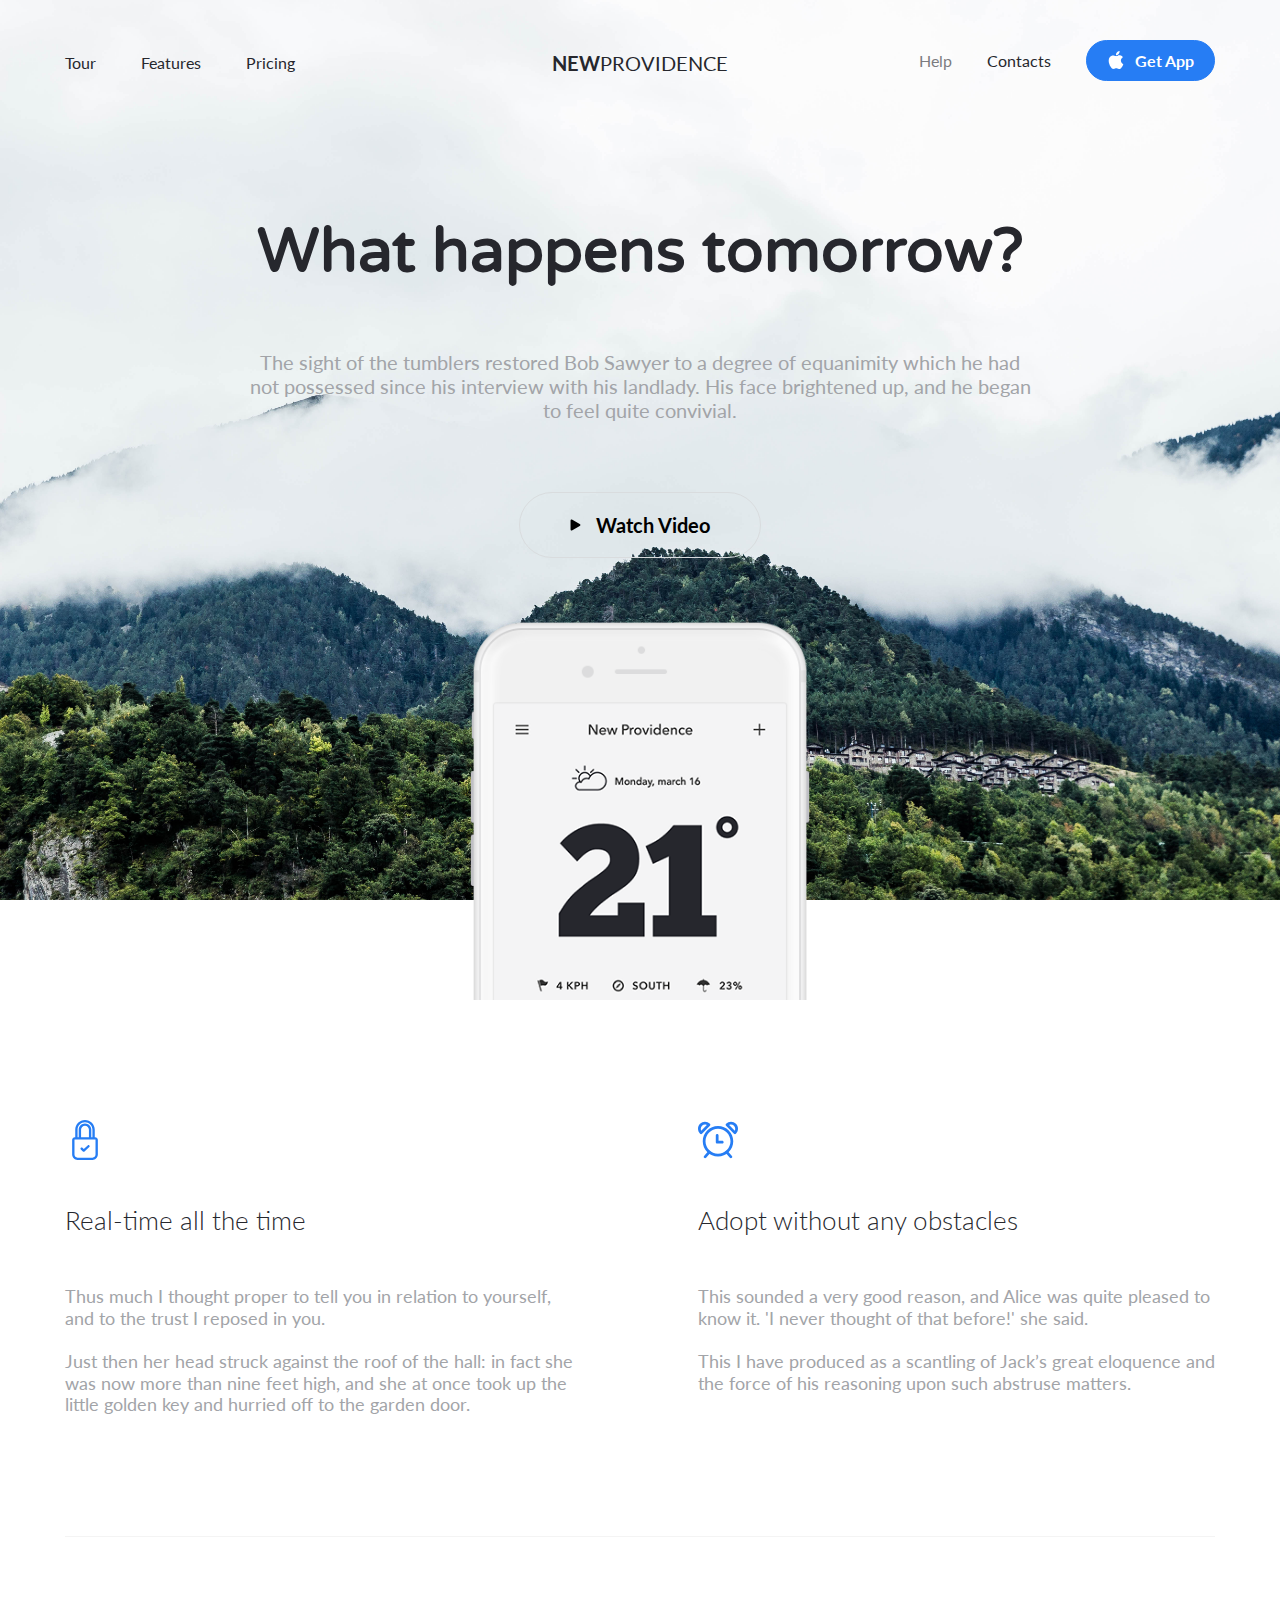
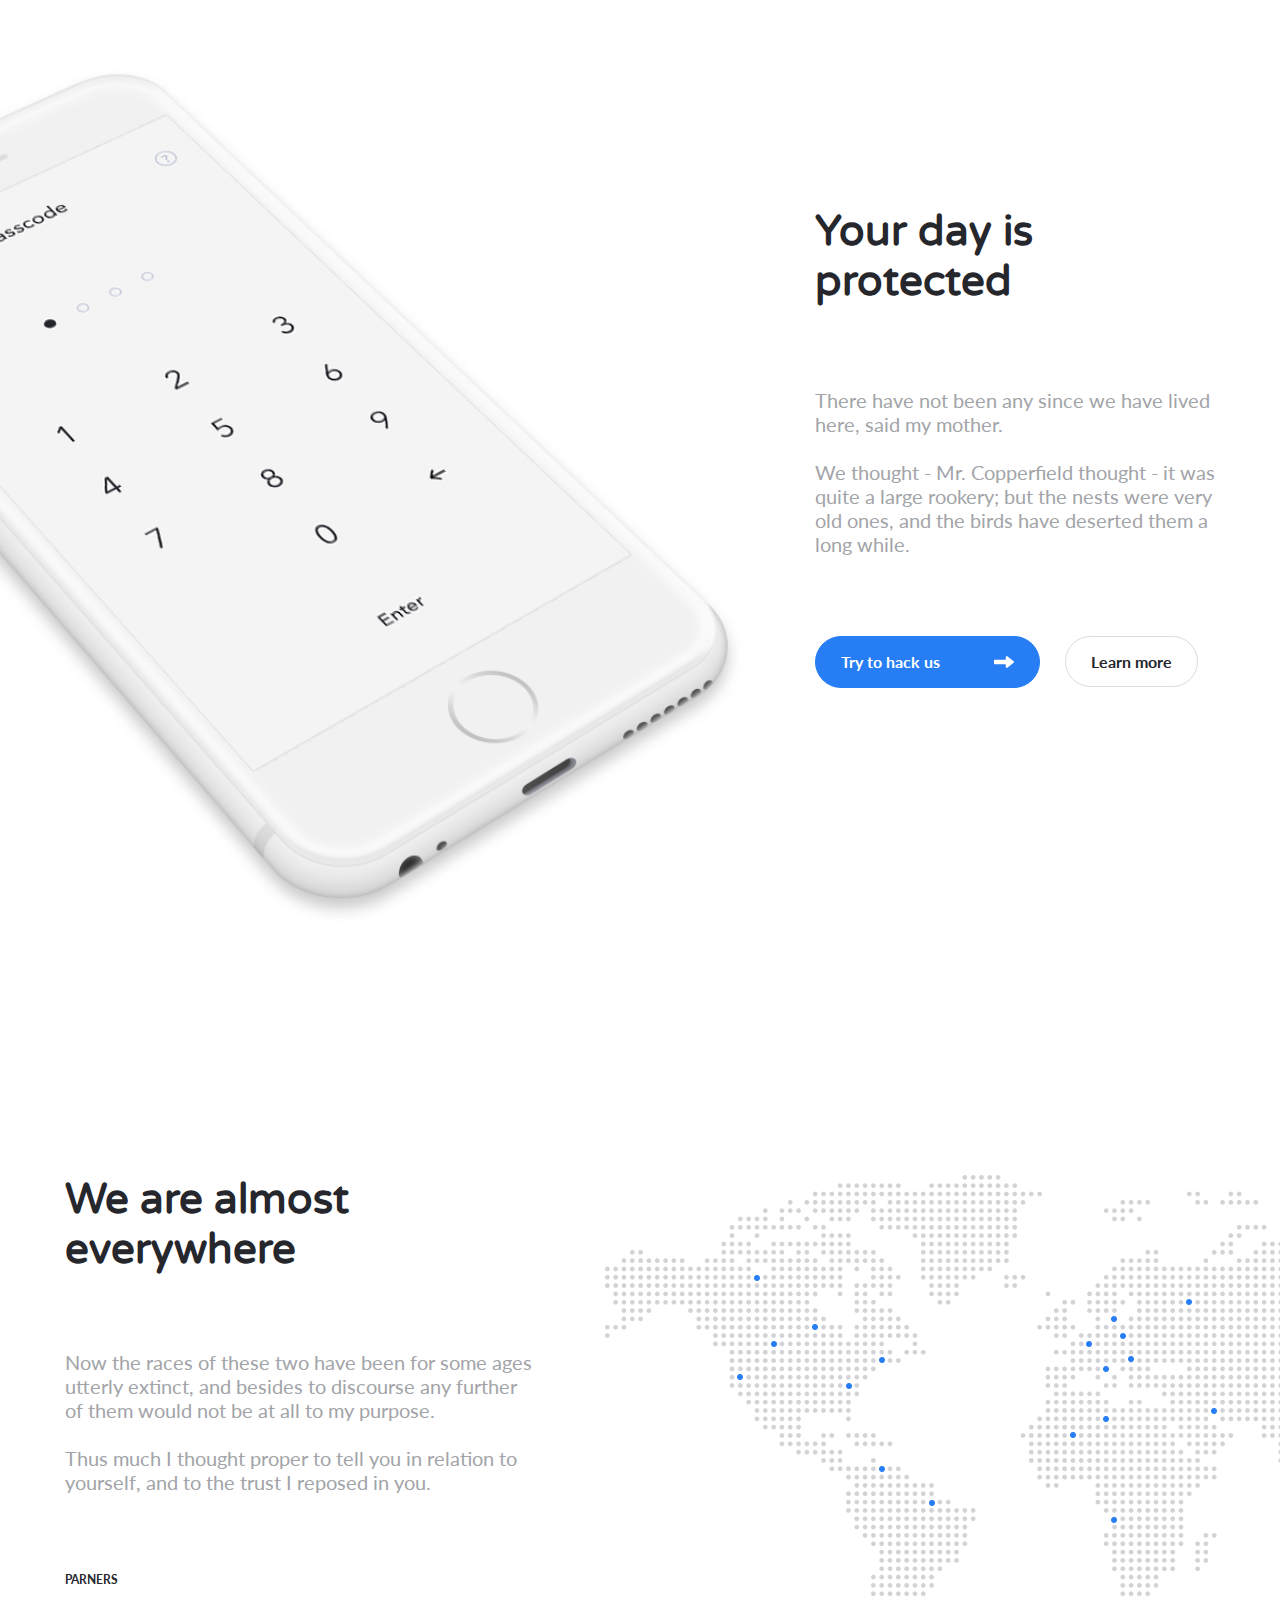
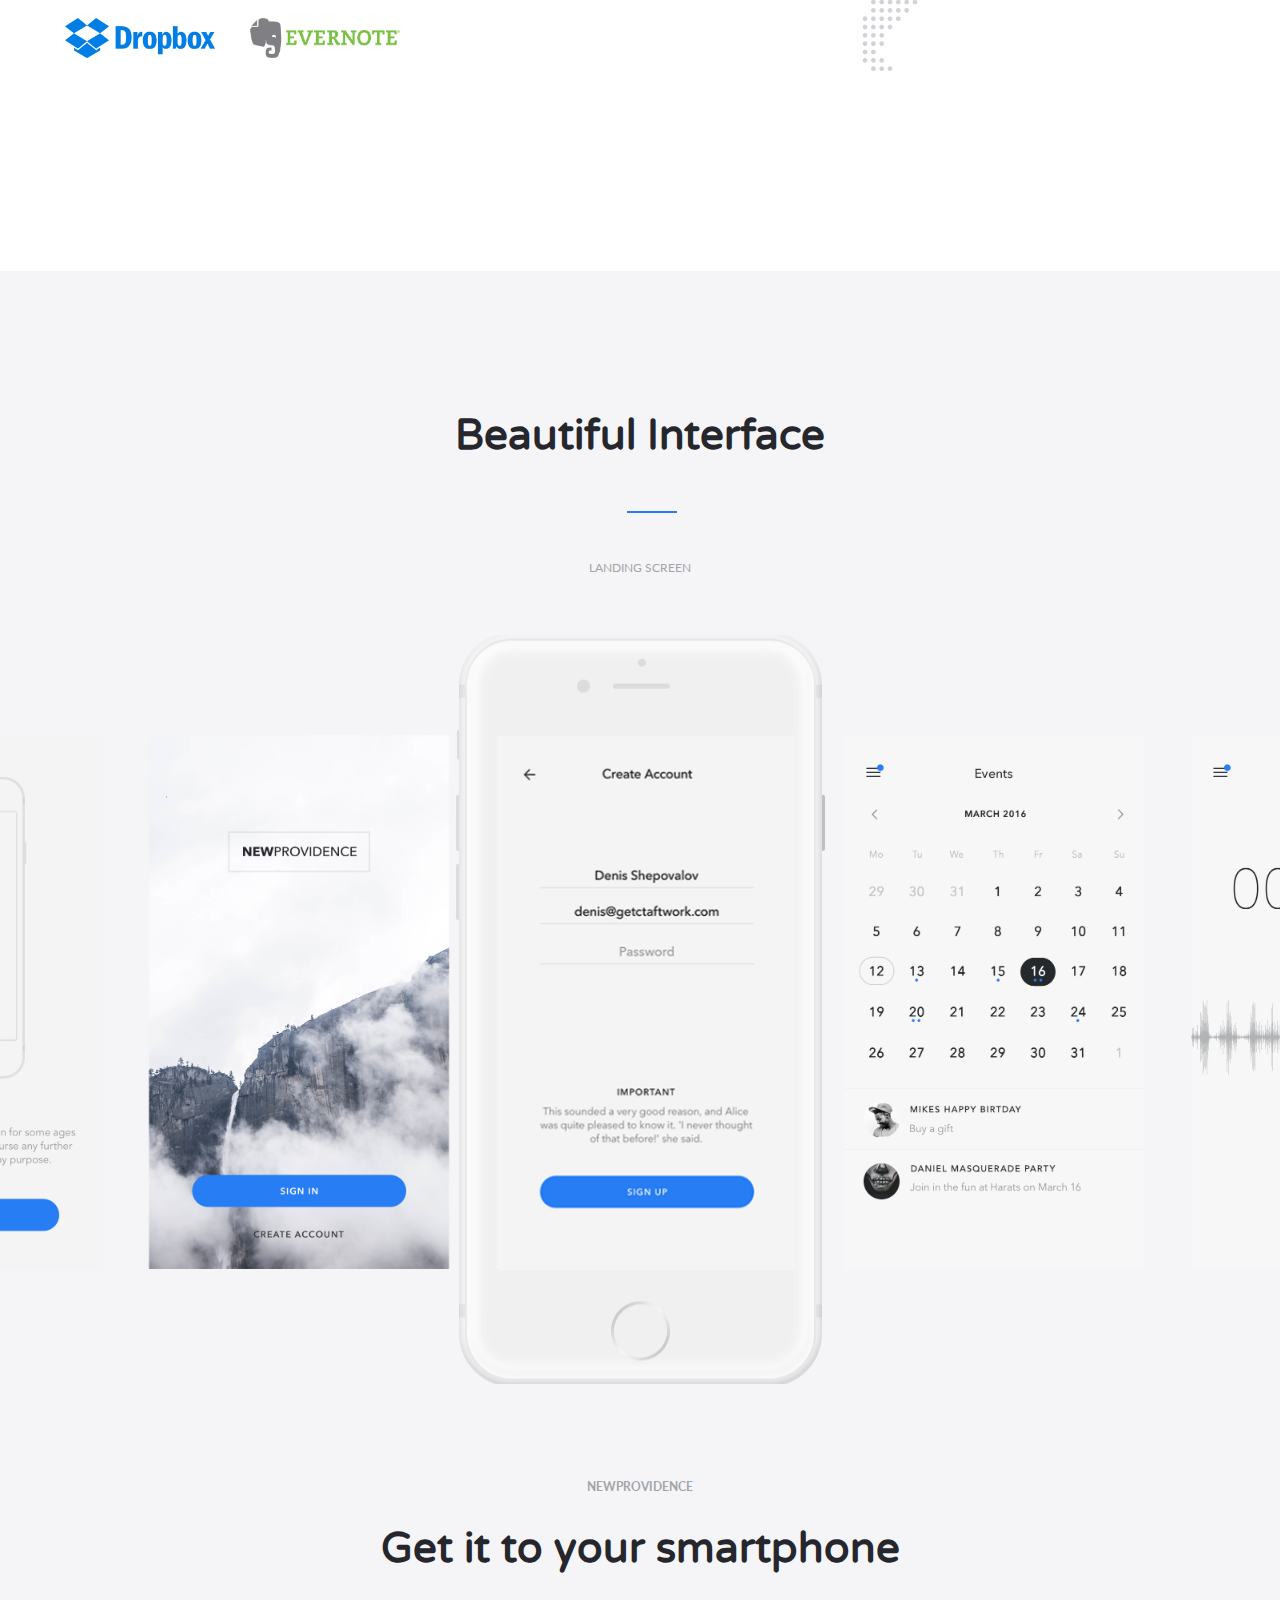
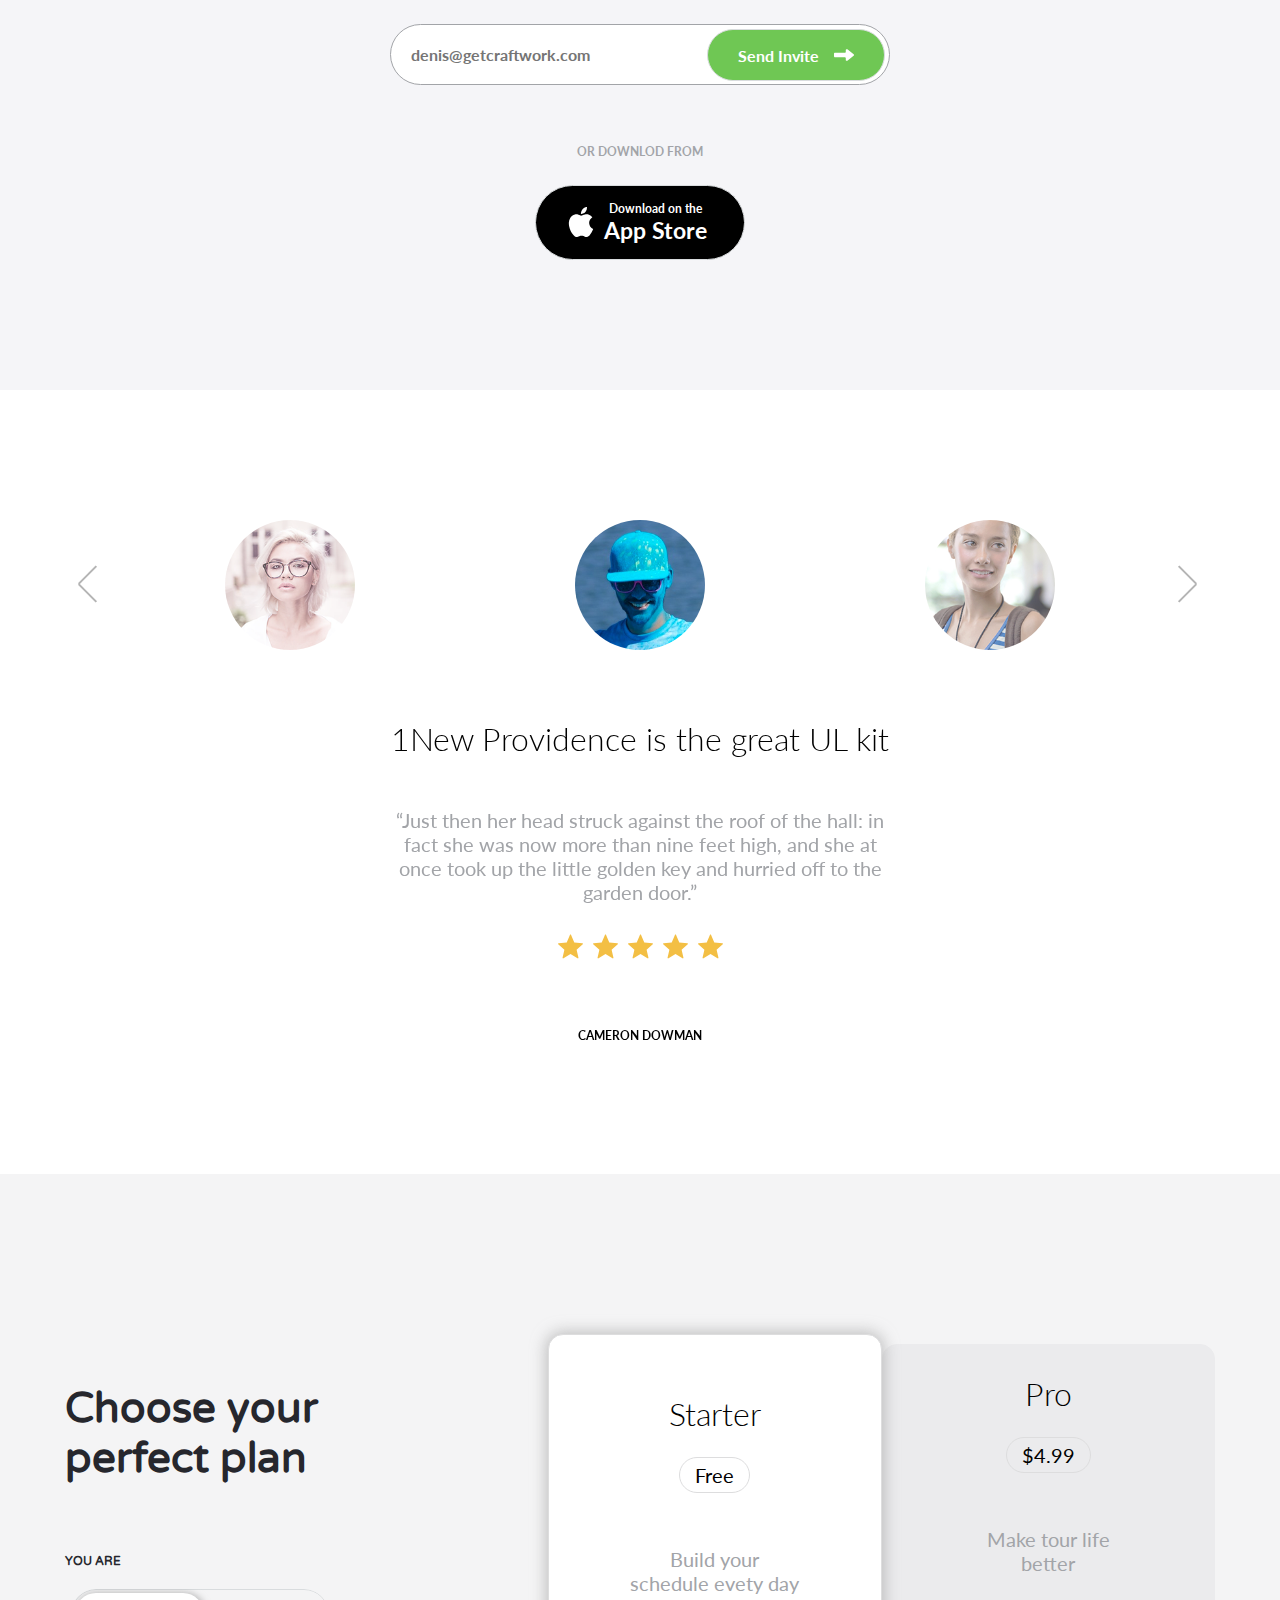
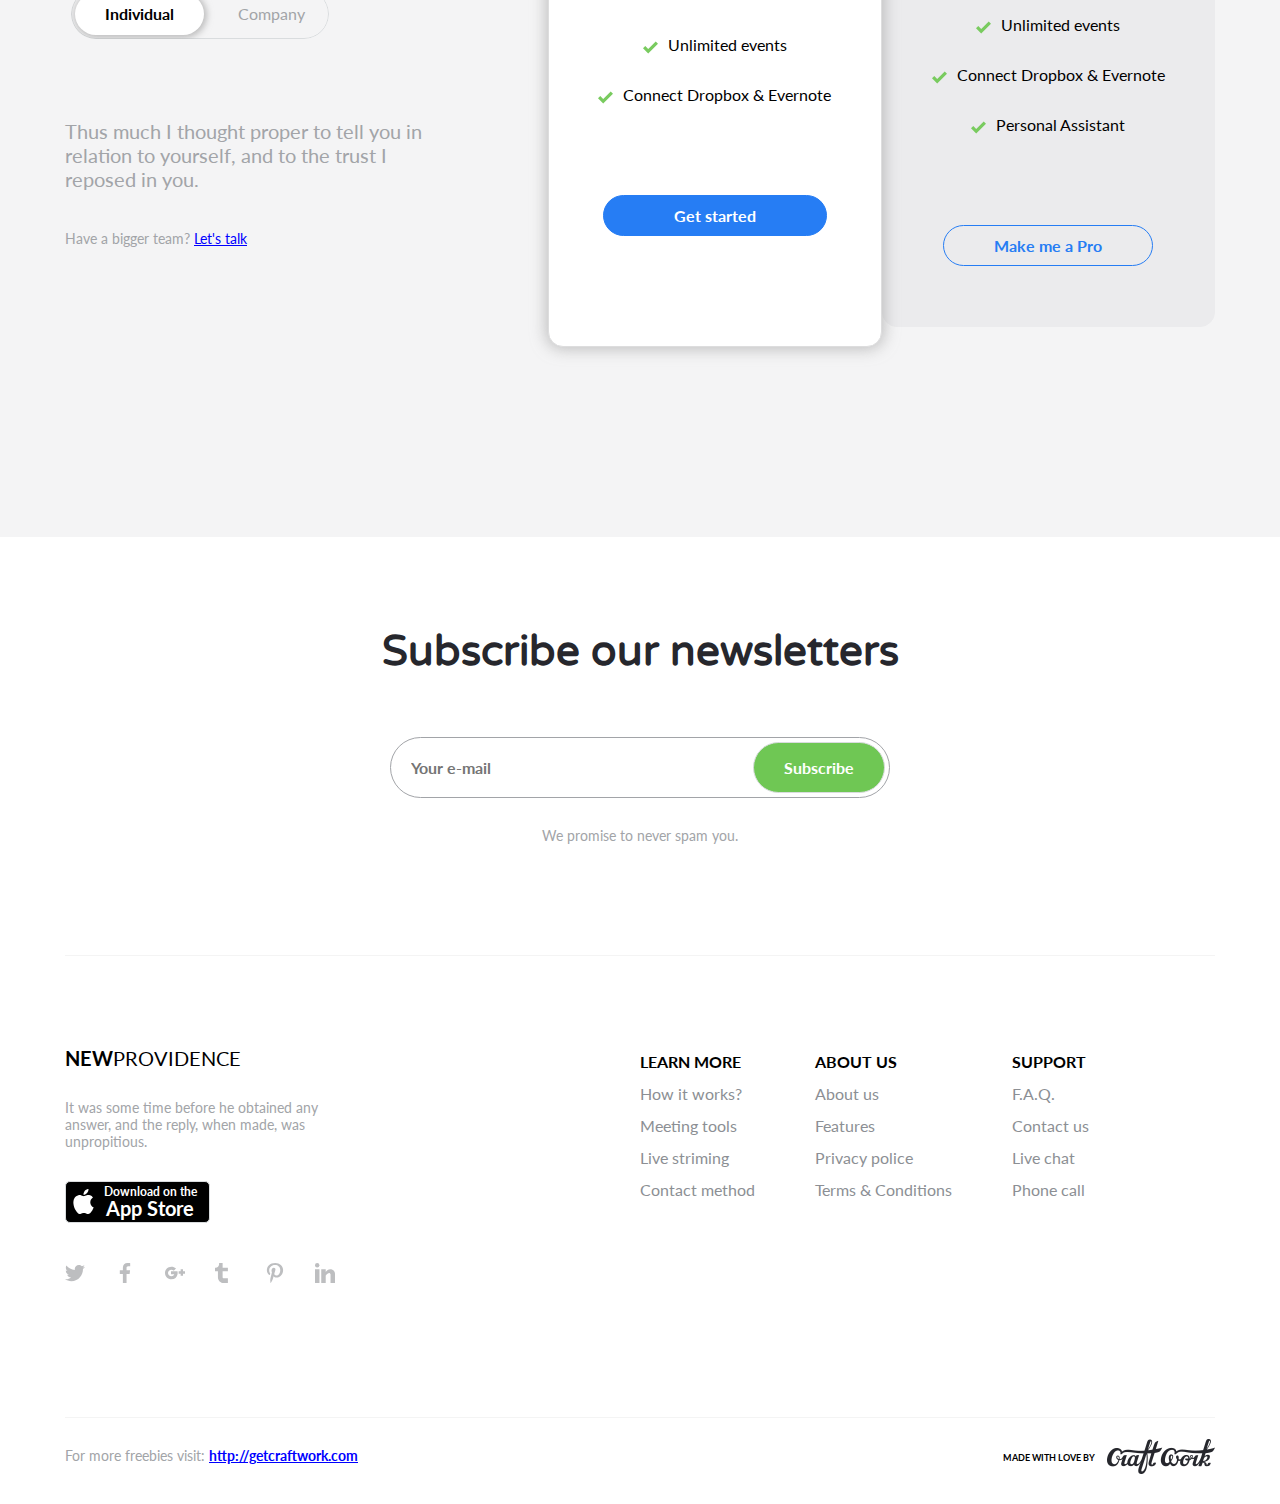
<file: project new/index.html>
<!DOCTYPE html>
<html lang="en">

<head>
	<meta charset="UTF-8">
	<meta name="viewport" content="width=device-width, initial-scale=1.0">
	<link rel="stylesheet" type="text/css" href="css/style.css">

	<link rel="stylesheet" href="libs/owlCarusel/assets/owl.carousel.min.css">
	<link rel="stylesheet" href="libs/owlCarusel/assets/owl.theme.default.css">

	<link rel="stylesheet" type="text/css" href="libs/slick-1.8.1/slick/slick.css">
</head>

<body>
	<header>
		<div class="container">
			<div class="header__inner">
				<div class="header-top" id="carousel3">
					<div class=" header__nav">
						<button class="header__nav-btn"><span class="header__nav-btn_span"></span></button>

						<div class="header__nav-itmes">
							<div class="header__nav-itmes_left" z>
								<a href="#" class="header__nav-itmes__item item">Tour</a>
								<a href="#" class="header__nav-itmes__item item">Features</a>
								<a href="#" class="header__nav-itmes__item item">Pricing</a>
							</div>
							<div class="header__nav-itmes_right">
								<a href="#" class="header__feedback-itmes__item item disabled">Help</a>
								<a href="#" class="header__feedback-itmes__item item">Contacts</a>
								<a href="#" class="header__feedback-itmes__item item get_app blue_btn"><img
										src="images/apple-logo.svg" class="apple-logo">Get App</a>
							</div>
						</div>
					</div>
				</div>
				<a href="#" class="header-logo"><span class="header-logo_span">New</span>Providence</a>
				<div class="header-main">
					<h1 class="header-title title">What happens tomorrow?</h1>
					<div class="header-subtitle">The sight of the tumblers restored Bob Sawyer to a degree of equanimity
						which he had not possessed since his interview with his landlady. His face brightened up, and he
						began to feel quite convivial.</div>
					<button class="header-main__btn btn"><img src="images/play-button-arrowhead.svg" alt=""
							class="header-main__btn-img">Watch Video</button>
					<img src="images/iPhone 61.png" alt="" class="header-phone">
				</div>
			</div>
		</div>
	</header>
	<main>
		<section class="features">
			<div class="container">
				<div class="features__inner">
					<div class="fetures__left">
						<img src="images/safe.svg" alt="" class="features-img">
						<div class="features-liteTitle">Real-time all the time</div>
						<div class="features-text">Thus much I thought proper to tell you in relation to yourself, and
							to the trust I reposed in you.
							<br><br>
							Just then her head struck against the roof of the hall: in fact she was now more than nine
							feet high, and she at once took up the little golden key and hurried off to the garden door.
						</div>
					</div>
					<div class="fetures__right">
						<img src="images/alarm-clock.svg" alt="" class="features-img">
						<div class="features-liteTitle">Adopt without any obstacles</div>
						<div class="features-text">This sounded a very good reason, and Alice was quite pleased to know
							it. 'I never thought of that before!' she said.
							<br><br>
							This I have produced as a scantling of Jack’s great eloquence and the force of his reasoning
							upon such abstruse matters.
						</div>
					</div>
				</div>
			</div>
		</section>
		<section class="iphoneFetures">
			<div class="container">
				<div class="iphoneFetures__inner">
					<img src="images/iPhone 6.png" alt="" class="iphoneFetures-img">
					<div class="iphoneFetures__content">
						<div class="iphoneFetures__content-title title">Your day is protected</div>
						<div class="iphoneFetures__content-text">There have not been any since we have lived here, said
							my mother. <br><br>
							We thought - Mr. Copperfield thought - it was quite a large rookery; but the nests were very
							old ones, and the birds have deserted them a long while.</div>

						<div class="iphoneFetures__content__buttons">
							<a href="#" class="iphoneFetures__content__buttons-btnOne blue_btn">Try to hack us <img
									src="images/right-arrow.svg" alt="" class="iphoneFetures__content__buttons-img"></a>
							<a href="#" class="iphoneFetures__content__buttons-btnTwo btn">Learn more</a>
						</div>
					</div>
				</div>
			</div>
		</section>
		<section class="map">
			<div class="container">
				<div class="map__inner">
					<div class="map__content">
						<div class="map__content-title title">We are almost everywhere</div>
						<div class="map__content-text">Now the races of these two have been for some ages utterly
							extinct, and besides to discourse any further of them would not be at all to my purpose.
							<br><br>
							Thus much I thought proper to tell you in relation to yourself, and to the trust I reposed
							in you.
						</div>

						<span class="map__content-partners_title">parners</span>
						<div class="map__content-partners">
							<img src="images/DropBox.png" alt="" class="map__content-partners-partner">
							<img src="images/Evernote.png" alt="" class="map__content-partners-partner">
						</div>
					</div>

					<img src="images/World Map.png" class="map-worldMap">
				</div>
			</div>
		</section>
		<!-- Beautiful Interface -->
		<section class="BI">

			<div class="BI__inner">
				<div class="BI-title title">Beautiful Interface</div>
				<div class="BI-text">Landing Screen</div>
				<div class="owl-carousel owl-theme" id="carousel1">
					<div><img src="images/slidr/3.png" class="BI-item"></div>
					<div><img src="images/slidr/4.png" class="BI-item"></div>
					<div><img src="images/slidr/5.png" class="BI-item"></div>
					<div><img src="images/slidr/1.png" class="BI-item"></div>
					<div><img src="images/slidr/2.png" class="BI-item"></div>
				</div>
			</div>
		</section>
		<section class="buy">
			<div class="container">
				<div class="buy__inner">
					<div class="buy-subtitle">Newprovidence</div>
					<div class="buy-title title">Get it to your smartphone</div>
					<form action="" class="buy-form">
						<input type="text" name="" class="buy-input" placeholder="denis@getcraftwork.com">
						<button class="buy-formBtn btn">Send Invite<img src="images/right-arrow.svg" alt=""
								class="buy-img"></button>
					</form>

					<div class="buy-subtitle">Or downlod from</div>

					<button class="appStore-btn btn"><img src="images/apple-logo.svg" class="buy-appleLogo">
						<div class="buy-btn_text">Download on the <span class="buy-appStore">App Store</span></div>
					</button>

				</div>
			</div>
		</section>
		<section class="customers">
			<div class="container">
				<div class="customers__inner">
					<div class="customers_carousel1" id="customers_carousel1">
						<div class="customers__item">
							<img src="images/customers/customer2.png" alt="" class="customers__item-img">
						</div>
						<div class="customers__item">
							<img src="images/customers/customer3.png" alt="" class="customers__item-img">
						</div>
						<div class="customers__item">
							<img src="images/customers/customer1.png" alt="" class="customers__item-img">
						</div>
						<div class="customers__item">
							<img src="images/customers/customer1.png" alt="" class="customers__item-img">
						</div>
					</div>
					<div class="customers_carousel2" id="customers_carousel2">
						<div class="customers__item">
							<div class="customers__item-title">1New Providence is the great UL kit</div>
							<div class="customers__item-text"><span class="notClick">“</span>Just then her head struck
								against the roof of the hall: in fact she was now more than nine feet high, and she at
								once took up the little golden key and hurried off to the garden door.<span
									class="notClick">”</span></div>

							<div class="customers__item__stars">
								<img src="images/star.svg" alt="star" class="customers__item__stars-star">
								<img src="images/star.svg" alt="star" class="customers__item__stars-star">
								<img src="images/star.svg" alt="star" class="customers__item__stars-star">
								<img src="images/star.svg" alt="star" class="customers__item__stars-star">
								<img src="images/star.svg" alt="star" class="customers__item__stars-star">
							</div>

							<div class="customers__item-name">Cameron Dowman</div>
						</div>
						<div class="customers__item">
							<div class="customers__item-title">2New Providence is the great UL kit</div>
							<div class="customers__item-text"><span class="notClick">“</span>Just then her head struck
								against the roof of the hall: in fact she was now more than nine feet high, and she at
								once took up the little golden key and hurried off to the garden door.<span
									class="notClick">”</span></div>

							<div class="customers__item__stars">
								<img src="images/star.svg" alt="star" class="customers__item__stars-star">
								<img src="images/star.svg" alt="star" class="customers__item__stars-star">
								<img src="images/star.svg" alt="star" class="customers__item__stars-star">
								<img src="images/star.svg" alt="star" class="customers__item__stars-star">
								<img src="images/star.svg" alt="star" class="customers__item__stars-star">
							</div>

							<div class="customers__item-name">Cameron Dowman</div>
						</div>
						<div class="customers__item">
							<div class="customers__item-title">3New Providence is the great UL kit</div>
							<div class="customers__item-text"><span class="notClick">“</span>Just then her head struck
								against the roof of the hall: in fact she was now more than nine feet high, and she at
								once took up the little golden key and hurried off to the garden door.<span
									class="notClick">”</span></div>

							<div class="customers__item__stars">
								<img src="images/star.svg" alt="star" class="customers__item__stars-star">
								<img src="images/star.svg" alt="star" class="customers__item__stars-star">
								<img src="images/star.svg" alt="star" class="customers__item__stars-star">
								<img src="images/star.svg" alt="star" class="customers__item__stars-star">
								<img src="images/star.svg" alt="star" class="customers__item__stars-star">
							</div>

							<div class="customers__item-name">Cameron Dowman</div>
						</div>
						<div class="customers__item">
							<div class="customers__item-title">4New Providence is the great UL kit</div>
							<div class="customers__item-text"><span class="notClick">“</span>Just then her head struck
								against the roof of the hall: in fact she was now more than nine feet high, and she at
								once took up the little golden key and hurried off to the garden door.<span
									class="notClick">”</span></div>

							<div class="customers__item__stars">
								<img src="images/star.svg" alt="star" class="customers__item__stars-star">
								<img src="images/star.svg" alt="star" class="customers__item__stars-star">
								<img src="images/star.svg" alt="star" class="customers__item__stars-star">
								<img src="images/star.svg" alt="star" class="customers__item__stars-star">
								<img src="images/star.svg" alt="star" class="customers__item__stars-star">
							</div>

							<div class="customers__item-name">Cameron Dowman</div>
						</div>
					</div>
				</div>
			</div>
		</section>

		<section class="paln">
			<div class="container">
				<div class="plan__inner">
					<div class="plan__choose">
						<div class="plan__choose-title title">Choose your perfect plan</div>

						<div class="plan__choose__form">
							<div class="plan__choose__form-title title">You are</div>

							<div class="toggle-button-cover">
								<div class="button-cover">
									<div class="button r" id="button-3">
										<input type="checkbox" class="checkbox" placeholder="">
										<div class="knobs"></div>
										<div class="layer"></div>
									</div>
									<span class="Individual">Individual</span>
									<span class="Company">Company</span>
								</div>
							</div>
						</div>

						<div class="plan__choose-text">Thus much I thought proper to tell you in relation to yourself,
							and to the trust I reposed in you.</div>
						<div class="plan__choose-subtext">Have a bigger team? <a href="#"
								class="plan__choose-subtext_link">Let's talk</a></div>
					</div>
					<div class="plan__pack">
						<div class="plan__pack__item">
							<div class="plan__pack__item-title">Starter</div>
							<div class="plan__pack__item-cost">Free</div>
							<div class="plan__pack__item-text">Build your schedule evety day</div>
							<div class="plan__pack__item-pluses"><img src="images/tick-sign.svg" alt=""
									class="plan-img">Unlimited events</div>
							<div class="plan__pack__item-pluses"><img src="images/tick-sign.svg" alt=""
									class="plan-img">Connect Dropbox & Evernote</div>

							<button class="plan__pack__item-btn blue_btn btn">Get started</button>
						</div>
						<div class="plan__pack__item_pro">
							<div class="plan__pack__item-title">Pro</div>
							<div class="plan__pack__item-cost">$4.99</div>
							<div class="plan__pack__item-text">Make tour life better</div>
							<div class="plan__pack__item-pluses"><img src="images/tick-sign.svg" alt=""
									class="plan-img">Unlimited events</div>
							<div class="plan__pack__item-pluses"><img src="images/tick-sign.svg" alt=""
									class="plan-img">Connect Dropbox & Evernote</div>
							<div class="plan__pack__item-pluses"><img src="images/tick-sign.svg" alt=""
									class="plan-img">Personal Assistant</div>

							<button class="plan__pack__item-btn_pro blue_btn btn">Make me a Pro</button>
						</div>
					</div>
				</div>
			</div>
		</section>
		<section class="subs">
			<div class="container">
				<div class="subs__inner">
					<div class="subs-title title">Subscribe our newsletters</div>

					<form action="" class="subs__form">
						<input type="text" class="subs__form-input" placeholder="Your e-mail">
						<button class="subs__form-btn btn">Subscribe</button>
					</form>

					<div class="subs-text">We promise to never spam you.</div>
				</div>
			</div>
		</section>
	</main>
	<footer>
		<section class="footer">
			<div class="container">
				<div class="footer__inner">
					<div class="footer__main">
						<div class="footer__clabs">
							<div class="footer__clabs-title"><span class="footer__clabs-title_span">New</span>Providence
							</div>
							<div class="footer__clabs-text">It was some time before he obtained any answer, and the
								reply, when made, was unpropitious.</div>

							<button class="footer-appStore-btn btn"><img src="images/apple-logo.svg"
									class="footer-appleLogo">
								<div class="footer-btn_text">Download on the <span class="footer-appStore">App
										Store</span></div>
							</button>

							<div class="footer__clabs-items">
								<a href="#" class="footer__clabs-items_item"><img src="images/twitter.svg" alt=""
										class="footer__clabs-img"></a>
								<a href="#" class="footer__clabs-items_item"><img src="images/facebook.svg" alt=""
										class="footer__clabs-img"></a>
								<a href="#" class="footer__clabs-items_item"><img src="images/google-plus.svg" alt=""
										class="footer__clabs-img"></a>
								<a href="#" class="footer__clabs-items_item"><img src="images/tumblr.svg" alt=""
										class="footer__clabs-img"></a>
								<a href="#" class="footer__clabs-items_item"><img src="images/pinterest.svg" alt=""
										class="footer__clabs-img"></a>
								<a href="#" class="footer__clabs-items_item"><img src="images/linkedin.svg" alt=""
										class="footer__clabs-img"></a>

							</div>
						</div>

						<div class="footer__answers">
							<div class="footer__answers-item">
								<a href="#" class="footer__answers-item_title">Learn more</a>
								<a href="#" class="footer__answers-item_link">How it works?</a>
								<a href="#" class="footer__answers-item_link">Meeting tools</a>
								<a href="#" class="footer__answers-item_link">Live striming</a>
								<a href="#" class="footer__answers-item_link">Contact method</a>
							</div>
							<div class="footer__answers-item">
								<a href="#" class="footer__answers-item_title">About us</a>
								<a href="#" class="footer__answers-item_link">About us</a>
								<a href="#" class="footer__answers-item_link">Features</a>
								<a href="#" class="footer__answers-item_link">Privacy police</a>
								<a href="#" class="footer__answers-item_link">Terms & Conditions</a>
							</div>
							<div class="footer__answers-item">
								<a href="#" class="footer__answers-item_title">Support</a>
								<a href="#" class="footer__answers-item_link">F.A.Q.</a>
								<a href="#" class="footer__answers-item_link">Contact us</a>
								<a href="#" class="footer__answers-item_link">Live chat</a>
								<a href="#" class="footer__answers-item_link">Phone call</a>
							</div>
						</div>
					</div>

					<div class="footer__bottom">
						<div class="footer__bottom-more">For more freebies visit: <a href="#"
								class="footer__bottom-more_link">http://getcraftwork.com</a></div>
						<div class="footer__bottom-made">Made with Love by <img src="images/footer-logo.png" alt=""
								class="footer__bottom-made_logo"></div>
					</div>
				</div>
			</div>
		</section>
	</footer>

	<!-- Vender scripts -->
	<script type="text/javascript" src="https://code.jquery.com/jquery-3.5.1.min.js"></script>
	<script type="text/javascript" src="libs/owlCarusel/owl.carousel.min.js"></script>
	<script type="text/javascript" src="libs/slick-1.8.1/slick/slick.min.js"></script>
	<!-- User script -->
	<script type="text/javascript" src="js/script.js"></script>
</body>

</html>
</file>
<file: project new/css/style.css>
@import url("https://fonts.googleapis.com/css2?family=Lato:wght@300;400;700&family=Varela+Round&display=swap");
* {
  margin: 0;
  padding: 0;
  border: 0;
}

*, *:before, *:after {
  -ms-box-sizing: border-box;
  box-sizing: border-box;
}

:focus, :active {
  outline: none;
}

a:focus, a:active {
  outline: none;
}

nav, footer, header, aside {
  display: block;
}

html, body {
  height: 100%;
  width: 100%;
  font-size: 100%;
  line-height: 1;
  font-size: 14px;
  -ms-text-size-adjust: 100%;
  -moz-text-size-adjust: 100%;
  -webkit-text-size-adjust: 100%;
}

input, button, textarea {
  font-family: inherit;
}

input::-ms-clear {
  display: none;
}

button {
  cursor: pointer;
}

button::-moz-focus-inner {
  padding: 0;
  border: 0;
}

a, a:visited {
  text-decoration: none;
}

a:hover {
  text-decoration: none;
}

ul li {
  list-style: none;
}

img {
  vertical-align: top;
}

h1, h2, h3, h4, h5, h6 {
  font-size: inherit;
  font-weight: 400;
}

body {
  font-family: "Lato", sans-serif;
  font-weight: 400;
  font-size: 20px;
  color: #a2a4a8;
  line-height: 1.2;
}

body a {
  color: #26272d;
  text-decoration: none;
}

button {
  background: none;
}

.container {
  max-width: 1170px;
  width: 100%;
  margin: 0 auto;
  padding: 0 10px;
}

.title {
  color: #26272d;
  font-family: "Varela Round", sans-serif;
  font-size: 42px;
  font-weight: 700;
}

.btn {
  display: inline-flex;
  align-items: center;
  justify-content: center;
  text-align: center;
  font-size: 16px;
  font-weight: 700;
  border: 1px solid #d9dcde;
  border-radius: 50px 50px 50px 50px;
}

.blue_btn {
  display: inline-block;
  border: 1px solid #267df4;
  border-radius: 50px 50px 50px 50px;
  background-color: #267df4;
  color: #fff;
  font-size: 16px;
  font-weight: 700;
}

a.disabled {
  pointer-events: none;
  opacity: 0.6;
}

header {
  margin-bottom: 120px;
  background: url("../images/header_bg1.png") 0 0/cover no-repeat;
  width: 100%;
  height: 100%;
  background-attachment: fixed;
  height: 1000px;
  overflow: hidden;
}

.header__inner {
  padding-top: 40px;
}
.header__nav {
  display: flex;
  width: 100%;
}
.header__nav-btn {
  display: none;
  background-color: none;
  width: 25px;
  height: 25px;
  position: relative;
  z-index: 100;
}
.header__nav-btn_span {
  display: block;
  height: 2px;
  width: 20px;
  background-color: #000;
  position: relative;
}
.header__nav-btn_span:after {
  content: "";
  height: 2px;
  width: 20px;
  background-color: #000;
  position: absolute;
  top: -6px;
  left: 0;
  transition: 0.5s;
}
.header__nav-btn_span:before {
  content: "";
  height: 2px;
  width: 20px;
  background-color: #000;
  position: absolute;
  top: 5px;
  left: 0;
  transition: 0.5s;
}
.header__nav-itmes {
  display: flex;
  justify-content: space-between;
  align-items: center;
  width: 100%;
}
.header__nav-itmes__item {
  margin-right: 40px;
}
.header__feedback-items {
  display: flex;
  justify-content: flex-end;
  align-items: center;
  width: 50%;
}
.header__feedback-itmes__item {
  margin-right: 30px;
}

.header-top {
  display: flex;
  justify-content: space-between;
}

.header-logo {
  display: flex;
  align-items: center;
  justify-content: center;
  text-transform: uppercase;
  position: relative;
  top: -30px;
}
.header-logo_span {
  font-weight: 700;
}

.apple-logo {
  width: 18px;
  height: 18px;
  padding: 0;
  margin-right: 10px;
}

.item {
  font-size: 16px;
  transition: 0.3s;
}

.item:last-child {
  margin-right: 0px;
}

.get_app {
  color: #fff;
  padding: 10px 20px;
}

.header-main {
  display: flex;
  flex-direction: column;
  justify-content: center;
  align-items: center;
  margin-top: 110px;
}
.header-main__btn {
  font-size: 20px;
  padding: 20px 50px;
  margin-bottom: 60px;
  transition: 0.5s;
}
.header-main__btn:hover {
  background-color: #fff;
}
.header-main__btn-img {
  margin-right: 15px;
  width: 11px;
  height: 12px;
}

.header-title {
  font-size: 62px;
  margin-bottom: 60px;
}

.header-subtitle {
  text-align: center;
  max-width: 785px;
  margin-bottom: 70px;
}

.header-phone {
  max-width: 370px;
  max-height: 700px;
}

@media (max-width: 992px) {
  .header-main__btn {
    background-color: #fff;
  }

  .header-title {
    text-align: center;
  }
}
@media (max-width: 767px) {
  .header__nav-btn {
    display: block;
    position: absolute;
    border-radius: 50%;
    top: 35px;
    left: 10px;
    padding: 25px;
    cursor: pointer;
    transition: 0.6s;
  }
  .header__nav-btn_span {
    position: relative;
    left: -10px;
  }
  .header__nav-itmes {
    display: flex;
    flex-direction: column;
    position: absolute;
    top: 70px;
    left: 4%;
    border: 1px solid #999;
    border-radius: 15px;
    background-color: #999;
    width: 95%;

    transform-origin: left top;
    transform: scaleX(0) scaleY(0) translate(10%);
    transition: 0.2s;
  }
  .header__nav-itmes_left {
    width: 100%;
  }
  .header__nav-itmes_right {
    width: 100%;
  }

  .header-main__btn {
    background-color: #fff;
  }

  .item {
    display: flex;
    justify-content: center;
    align-items: center;
    text-align: center;
    font-size: 18px;
    color: #fff;
    background-color: #999;
    width: 100%;
    height: 50px;
    margin: 0px;
    border-radius: 0px;
    border: none;
    border-top: 1px solid #888;
  }

  .item:first-child {
    border-radius: 15px;
  }

  .item:last-child {
    border-radius: 0 0 15px 15px;
  }

  .header-title {
    font-size: 46px;
    width: 100%;
  }

  .header-subtitle {
    font-size: 18px;
  }

  .header-logo {
    width: 100%;
    top: 9px;
  }

  .header-active {
    transform: scaleX(1) scaleY(1) translate(0%);
    left: 2%;
  }

  .btn-active {
    border: 1px solid #999;
    background-color: #999;
  }

  .close {
    background-color: #999;
  }

  .close:after {
    transform: rotate(-45deg);
    top: 0;
    background-color: #fff;
  }

  .close:before {
    top: 0;
    transform: rotate(45deg);
    background-color: #fff;
  }
}
.features__inner {
  display: flex;
  justify-content: space-between;
  margin: 0 auto;
  margin-bottom: 120px;
}

.features-img {
  width: 40px;
  height: 40px;
  margin-bottom: 45px;
}

.features-liteTitle {
  font-size: 26px;
  font-weight: 300;
  color: #26272d;
  margin-bottom: 50px;
}

.features-text {
  font-size: 18px;
}

.fetures__left {
  max-width: 45%;
}

.fetures__right {
  max-width: 45%;
}

@media (max-width: 767px) {
  .features {
    text-align: center;
    flex-wrap: wrap;
  }
  .features__inner {
    flex-wrap: wrap;
    margin-bottom: 100px;
  }

  .features-text {
    margin-bottom: 50px;
  }

  .fetures__left {
    margin-bottom: 50px;
    max-width: none;
  }

  .fetures__right {
    max-width: none;
  }
}
.iphoneFetures__inner {
  display: flex;
  margin-bottom: 250px;
  border-top: 1px solid #f4f4f4;
  padding-top: 130px;
}
.iphoneFetures__content {
  margin-top: 140px;
  margin-left: 70px;
  width: 40%;
}
.iphoneFetures__content__buttons-btnOne {
  padding: 15px 25px;
  color: #fff;
  margin-right: 20px;
}
.iphoneFetures__content__buttons-img {
  width: 20px;
  height: 20px;
  margin-left: 50px;
}
.iphoneFetures__content__buttons-btnTwo {
  padding: 15px 25px;
}
.iphoneFetures__content-title {
  margin-bottom: 80px;
}
.iphoneFetures__content-text {
  margin-bottom: 80px;
}

.iphoneFetures-img {
  width: 100%;
  height: 100%;
  margin-left: -320px;
}

@media (max-width: 767px) {
  .iphoneFetures {
    text-align: center;
    margin: 0;
    padding: 0;
  }
  .iphoneFetures__inner {
    flex-wrap: wrap;
  }
  .iphoneFetures__content {
    width: 100%;
    margin: 10px;
  }
  .iphoneFetures__content__buttons-img {
    margin-left: 10px;
  }
  .iphoneFetures-img {
    display: none;
  }
}
.map {
  overflow: hidden;
}
.map__inner {
  display: flex;
  margin-bottom: 200px;
  position: relative;
  width: 100%;
}
.map__content {
  min-width: 470px;
  width: 100%;
}
.map__content-title {
  margin-bottom: 75px;
}
.map__content-text {
  margin-bottom: 70px;
}
.map__content-partners_title {
  text-transform: uppercase;
  font-size: 12px;
  font-weight: 700;
  color: #26272d;
}
.map__content-partners-partner {
  width: 150px;
  height: 40px;
  margin-right: 30px;
  margin-top: 30px;
}

.map-worldMap {
  width: 100%;
  margin-left: 70px;
}

@media (max-width: 767px) {
  .map__inner {
    text-align: center;
    flex-wrap: wrap;
  }
  .map__content {
    min-width: 10px;
    width: 100%;
  }
}
@media (max-width: 767px) {
  .map-worldMap {
    display: none;
  }
}
.BI {
  background-color: #f5f5f8;
}
.BI__inner {
  padding-top: 140px;
  text-align: center;
  padding-bottom: 130px;
}

.BI-title {
  margin-bottom: 100px;
  position: relative;
}

.BI-title:after {
  content: "";
  position: absolute;
  width: 100%;
  max-width: 50px;
  height: 2px;
  background-color: #267df4;
  top: 100px;
  left: 49%;
  right: 45%;
}

.BI-text {
  text-transform: uppercase;
  font-size: 12px;
  margin-bottom: 50px;
}

.BI__inner .owl-carousel {
  display: flex;
  justify-content: center;
  align-items: center;
  max-width: 1600px;
  position: relative;
  z-index: 2200;
  margin: 0 auto;
  margin-top: 150px;
}

.BI__inner .owl-carousel:after {
  content: "";
  width: 100%;
  height: 135%;
  background: url("../images/slidr/iPhone_bg.png") center no-repeat;
  position: absolute;
  top: -90px;
  left: 0;
  z-index: 1;
}

.BI-item {
  max-width: 320px;
  min-width: 320px;
  padding: 10px;
}

.owl-stage-outer {
  z-index: 100;
}

@media (max-width: 320px) {
  .BI-title:after {
    top: 150px;
  }

  .owl-carousel:after {
    width: 100%;
  }

  .BI-item {
    max-width: 320px;
    min-width: 320px;
    padding: 0px;
  }
}
@media (max-width: 767px) {
  .BI-title:after {
    left: 47%;
  }
}
@media (max-width: 1200px) {
  .BI-title:after {
    left: 48%;
  }
}
.customers {
  padding: 130px 0;
}
.customers__item {
  display: flex;
  flex-direction: column;
  justify-content: center;
  align-items: center;
  text-align: center;
  padding: 0 auto;
  margin: 0 auto;
}
.customers__item__stars {
  display: flex;
  justify-content: center;
  flex-direction: row;
  margin-top: 30px;
}
.customers__item__stars-star {
  margin: 0 5px;
  width: 25px;
  height: 25px;
}
.customers__item__inner {
  display: flex;
  flex-direction: column;
  justify-content: center;
  align-items: center;
  text-align: center;
}
.customers__item-img {
  margin: 0 auto;
  border-radius: 50%;
  max-width: 130px;
}
.customers__item-title {
  color: #000;
  font-size: 32px;
  font-weight: 300;
  margin-top: 70px;
}
.customers__item-text {
  max-width: 48%;
  margin: 0 auto;
  margin-top: 50px;
}
.customers__item-name {
  text-transform: uppercase;
  color: #000;
  font-size: 12px;
  font-weight: 700;
  margin-top: 70px;
}

.notClick {
  -webkit-user-select: none;
  user-select: none;
}

.customers .slick-slide {
  opacity: 0.7;
}

.customers .slick-center {
  opacity: 1;
}

.customers .slick-nav {
  width: 100%;
  position: absolute;
  z-index: 100;
}

.customers .slick-prev {
  position: absolute;
  width: 50px;
  height: 50px;
  left: 0px;
  top: 30%;
  font-size: 0px;
  z-index: 100;
}

.customers .slick-next {
  position: absolute;
  width: 50px;
  height: 50px;
  right: 0px;
  top: 30%;
  font-size: 0px;
  z-index: 100;
}

.customers .slick-prev:after {
  content: "";
  height: 2px;
  width: 25px;
  background-color: #b4b4b4;
  position: absolute;
  transform: rotate(-45deg);
  top: 15px;
  left: 10px;
}

.customers .slick-prev:before {
  content: "";
  height: 2px;
  width: 25px;
  background-color: #b4b4b4;
  position: absolute;
  top: 33px;
  transform: rotate(-135deg);
  left: 10px;
}

.customers .slick-next:after {
  content: "";
  height: 2px;
  width: 25px;
  background-color: #b4b4b4;
  position: absolute;
  transform: rotate(45deg);
  top: 15px;
  left: 10px;
}

.customers .slick-next:before {
  content: "";
  height: 2px;
  width: 25px;
  background-color: #b4b4b4;
  position: absolute;
  top: 33px;
  transform: rotate(135deg);
  left: 10px;
}

@media (max-width: 600px) {
  .customers__item-text {
    max-width: 70%;
  }

  .customers .slick-slide {
    display: none;
  }

  .customers .slick-center {
    display: block;
  }
}
@media (max-width: 992px) {
  .customers .container {
    max-width: none;
  }

  .customers .slick-slide {
    display: none;
  }

  .customers_carousel2 {
    min-width: 100%;
  }
}
.buy {
  padding-top: 70px;
  background-color: #f5f5f8;
}
.buy__inner {
  display: flex;
  flex-direction: column;
  justify-content: center;
  align-items: center;
}

.buy-subtitle {
  font-weight: 700;
  font-size: 12px;
  text-transform: uppercase;
  margin-bottom: 25px;
}

.buy-title {
  margin-top: 5px;
  margin-bottom: 50px;
}

.buy-form {
  max-width: 500px;
  width: 100%;
  position: relative;
  margin-bottom: 60px;
}

.buy-input {
  font-size: 16px;
  font-weight: 700;
  border: 1px solid #a2a4a8;
  background-color: none;
  border-radius: 50px;
  width: 100%;
  padding: 20px;
}

.buy-formBtn {
  position: absolute;
  padding: 15px 30px;
  background-color: #6fc754;
  color: #fff;
  top: 5px;
  right: 5px;
}

.buy-img {
  margin-left: 15px;
  height: 20px;
  width: 20px;
}

.buy-appleLogo {
  width: 30px;
  height: 30px;
}

.buy-appStore {
  font-size: 23px;
}

.appStore-btn {
  display: flex;
  font-size: 12px;
  color: #fff;
  background-color: #000;
  max-width: 210px;
  margin-bottom: 130px;
  padding: 15px 30px;
}

@media (max-width: 767px) {
  .buy__inner {
    text-align: center;
  }

  .buy-formBtn {
    position: relative;
  }
}
.paln {
  background-color: #f4f4f5;
}

.plan__inner {
  display: flex;
}
.plan__choose {
  width: 42%;
  padding-right: 120px;
  padding-top: 210px;
  padding-bottom: 250px;
}
.plan__choose__form-title {
  text-transform: uppercase;
  font-size: 12px;
  margin-bottom: 40px;
}
.plan__choose-title {
  margin-bottom: 70px;
}
.plan__choose-text {
  margin-top: 80px;
  margin-bottom: 40px;
}
.plan__choose-subtext {
  font-size: 14px;
}
.plan__choose-subtext_link {
  text-decoration: underline;
  color: blue;
}
.plan__pack {
  display: flex;
  width: 58%;
}
.plan__pack__item {
  width: 50%;
  background-color: #fff;
  box-shadow: 0 0 15px 2px #9999;
  border: 1px solid #ddddde;
  border-radius: 15px;
  text-align: center;
  padding-top: 60px;
  margin-top: 160px;
  margin-bottom: 190px;
  z-index: 1;
}
.plan__pack__item_pro {
  width: 50%;
  background-color: #ebebed;
  border: 1px solid #ebebed;
  border-radius: 15px;
  text-align: center;
  padding-top: 30px;
  margin-top: 170px;
  margin-bottom: 210px;
}
.plan__pack__item-title {
  color: #000;
  font-weight: 300;
  font-size: 32px;
  margin-bottom: 30px;
}
.plan__pack__item-cost {
  display: inline;
  color: #000;
  border: 1px solid #ddddde;
  padding: 5px 15px;
  border-radius: 40px;
}
.plan__pack__item-text {
  width: 52%;
  margin: 0 auto;
  margin-top: 60px;
  margin-bottom: 40px;
}
.plan__pack__item-pluses {
  width: 100%;
  font-size: 16px;
  color: #000;
  margin-bottom: 30px;
}
.plan__pack__item-btn {
  margin: 0 50px;
  margin-top: 60px;
  margin-bottom: 60px;
  padding: 10px 70px;
}
.plan__pack__item-btn_pro {
  margin: 0 50px;
  margin-top: 60px;
  margin-bottom: 60px;
  padding: 10px 50px;
  color: #267df4;
  background: none;
}
.plan-img {
  width: 15px;
  height: 15px;
  margin-top: 5px;
  margin-right: 10px;
}

@media (max-width: 997px) {
  .plan__inner {
    padding-top: 50px;
    display: flex;
    flex-direction: column;
    flex-wrap: wrap;
  }
  .plan__choose {
    display: flex;
    flex-direction: column;
    justify-content: center;
    align-items: center;
    text-align: center;
    width: 100%;
    padding: 0;
  }
  .plan__pack {
    width: 100%;
    flex-direction: column;
    margin: 0;
    padding: 0;
  }
  .plan__pack__item {
    width: 70%;
    margin: 50px auto;
  }
  .plan__pack__item_pro {
    width: 70%;
    margin: 50px auto;
  }
}
@media (max-width: 767px) {
  .plan__inner {
    padding-top: 50px;
    display: flex;
    flex-direction: column;
    flex-wrap: wrap;
  }
  .plan__choose {
    display: flex;
    flex-direction: column;
    justify-content: center;
    align-items: center;
    text-align: center;
    width: 100%;
    padding: 0;
  }
  .plan__pack {
    width: 100%;
    flex-direction: column;
    margin: 0;
    padding: 0;
  }
  .plan__pack__item {
    width: 70%;
    margin: 50px auto;
  }
  .plan__pack__item_pro {
    width: 70%;
    margin: 50px auto;
  }
}
@media (max-width: 450px) {
  .plan__pack {
    width: 100%;
    flex-direction: column;
    margin: 0;
    padding: 0;
  }
  .plan__pack__item {
    width: 100%;
    margin: 50px auto;
  }
  .plan__pack__item_pro {
    width: 100%;
    margin: 50px auto;
  }
}
.knobs, .layer {
  position: absolute;
  top: 0;
  right: 0;
  bottom: 0;
  left: 0;
}

.button {
  position: relative;
  top: 50%;
  width: 258px;
  height: 50px;
  margin: -20px auto 0 auto;
  overflow: hidden;
}

.button-cover {
  position: relative;
  max-width: 270px;
}

.Individual {
  position: absolute;
  top: 15px;
  left: 30px;
  font-size: 16px;
}

.Company {
  position: absolute;
  top: 15px;
  right: 30px;
  font-size: 16px;
}

.button.r, .button.r .layer {
  border-radius: 100px;
}

.checkbox {
  position: relative;
  width: 100%;
  height: 100%;
  padding: 0;
  margin: 0;
  opacity: 0;
  cursor: pointer;
  z-index: 3;
}

.knobs {
  z-index: 2;
}

.layer {
  border: 1px solid #d9dcde;
  width: 100%;
  transition: 0.3s ease all;
  z-index: 1;
}

/* Button 3 */
#button-3 .knobs:before {
  content: "Individual";
  position: absolute;
  top: 4px;
  left: 4px;
  padding: 13px 30px;
  color: #000;
  font-size: 16px;
  font-weight: bold;
  text-align: center;
  line-height: 1;
  background-color: #fff;
  border-radius: 50px;
  box-shadow: 1px 1px 6px 2px #9999;
  transition: 0.3s ease all, left 0.3s cubic-bezier(0.18, 0.89, 0.35, 1.15);
}

#button-3 .checkbox:active + .knobs:before {
  width: 130px;
  border-radius: 100px;
}

#button-3 .checkbox:checked:active + .knobs:before {
  margin-left: 0px;
}

#button-3 .checkbox:checked + .knobs:before {
  content: "Company";
  left: 126px;
  background-color: none;
}

.subs {
  padding-top: 90px;
  margin-bottom: 110px;
}
.subs__inner {
  display: flex;
  flex-direction: column;
  justify-content: center;
  align-items: center;
}
.subs__form {
  max-width: 500px;
  width: 100%;
  margin-bottom: 30px;
  position: relative;
}
.subs__form-input {
  font-size: 16px;
  font-weight: 700;
  border: 1px solid #a2a4a8;
  background-color: none;
  border-radius: 50px;
  width: 100%;
  padding: 20px;
}
.subs__form-btn {
  position: absolute;
  color: #fff;
  background-color: #6fc754;
  padding: 15px 30px;
  right: 5px;
  top: 5px;
}

.subs-title {
  margin-bottom: 60px;
}

.subs-text {
  font-size: 14px;
}

@media (max-width: 767px) {
  .subs__inner {
    text-align: center;
  }
  .subs__form-btn {
    position: relative;
  }
}
.footer__inner {
  border-top: 1px solid #f4f4f4;
  padding-top: 90px;
}
.footer__main {
  display: flex;
}
.footer__clabs {
  width: 50%;
  margin-bottom: 130px;
}
.footer__clabs-title {
  text-transform: uppercase;
  color: #000;
  margin-bottom: 30px;
}
.footer__clabs-title_span {
  font-weight: 700;
}
.footer__clabs-text {
  font-size: 14px;
  margin-bottom: 30px;
  max-width: 270px;
}
.footer__clabs-items {
  display: flex;
  justify-content: space-between;
  max-width: 270px;
}
.footer__clabs-items_item {
  margin-right: 5px;
}
.footer__clabs-items_item:last-child {
  margin-right: 0;
}
.footer__clabs-img {
  width: 20px;
  height: 20px;
}
.footer__answers {
  display: flex;
  font-size: 16px;
}
.footer__answers-item {
  display: flex;
  flex-direction: column;
  line-height: 2;
  margin-right: 60px;
}
.footer__answers-item_title {
  text-transform: uppercase;
  font-weight: 700;
  color: #000;
}
.footer__answers-item_link {
  color: #8c8f94;
}
.footer__answers-item:last-child {
  margin-right: 0;
}
.footer__bottom {
  border-top: 1px solid #f4f4f4;
  display: flex;
  justify-content: space-between;
  padding: 30px 0;
}
.footer__bottom-more {
  font-size: 14px;
  margin-right: 10px;
}
.footer__bottom-more_link {
  color: blue;
  font-weight: 700;
  text-decoration: underline;
}
.footer__bottom-made {
  color: #000;
  text-transform: uppercase;
  font-size: 9px;
  font-weight: 700;
  margin-top: 5px;
}
.footer__bottom-made_logo {
  margin-left: 10px;
  margin-top: -15px;
}

.footer-appStore-btn {
  display: flex;
  font-size: 12px;
  color: #fff;
  background-color: #000;
  max-width: 145px;
  max-height: 42px;
  padding: 5px;
  border-radius: 5px;
  line-height: 1;
  margin-bottom: 40px;
}

.footer-appleLogo {
  width: 25px;
  height: 25px;
}

.footer-appStore {
  font-size: 20px;
}

@media (max-width: 992px) {
  .footer__inner {
    padding-top: 0px;
  }
  .footer__main {
    flex-wrap: wrap;
  }
  .footer__clabs {
    margin-bottom: 50px;
  }
  .footer__bottom {
    margin-top: 50px;
    width: 100%;
    flex-wrap: wrap;
  }
}
@media (max-width: 767px) {
  .footer__main {
    flex-wrap: wrap;
    margin-left: 20px;
  }
  .footer__answers {
    width: 100%;
    flex-wrap: wrap;
  }
  .footer__bottom {
    flex-wrap: wrap;
  }
  .footer__bottom-more {
    margin-bottom: 20px;
  }
}
@media (max-width: 465px) {
  .footer__answers-item {
    width: 100%;
    margin: 0;
    margin-bottom: 30px;
    text-align: center;
  }
  .footer__clabs {
    display: flex;
    flex-direction: column;
    justify-content: center;
    align-items: center;
    text-align: center;
    width: 100%;
  }
}
@media (max-width: 992px) {
  .container {
    max-width: 750px;
  }

  .item {
    margin-right: 12px;
  }
}
@media (max-width: 767px) {
  .container {
    max-width: none;
    padding: 0;
  }
}
</file>
